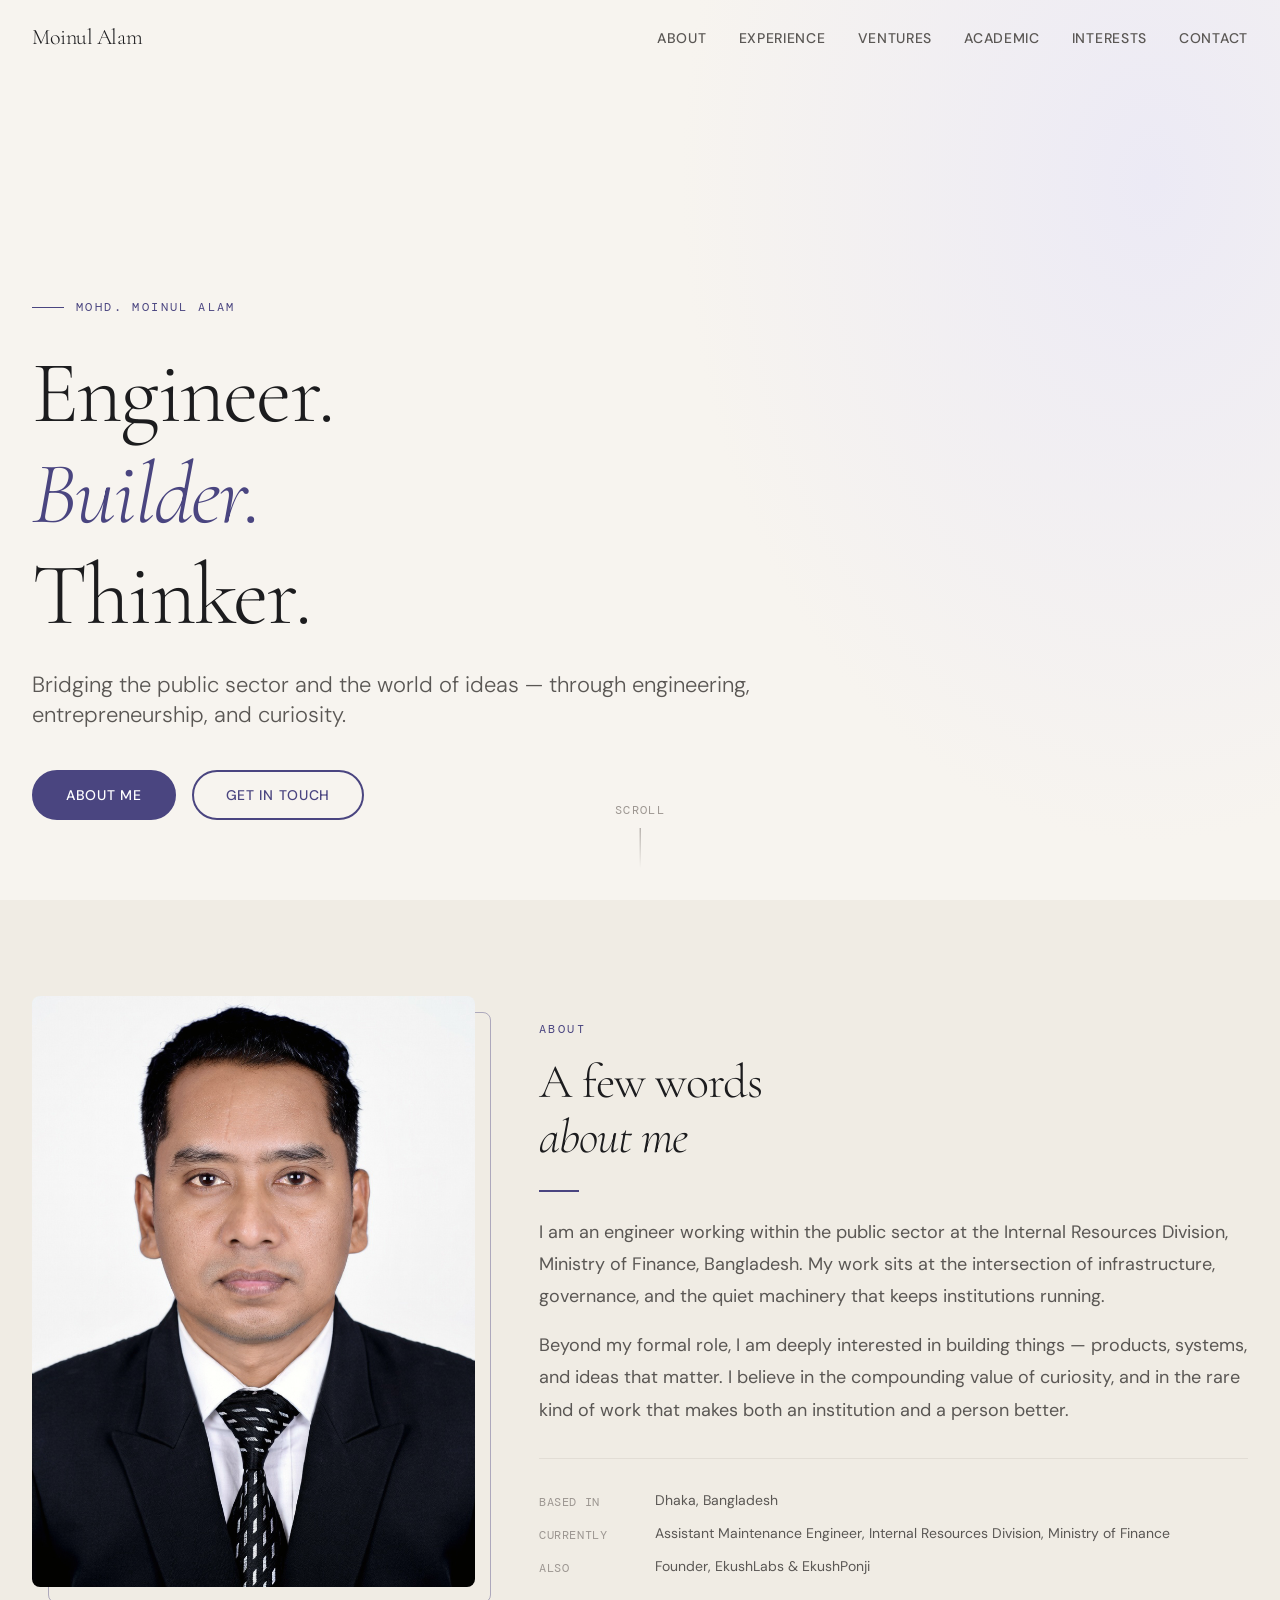
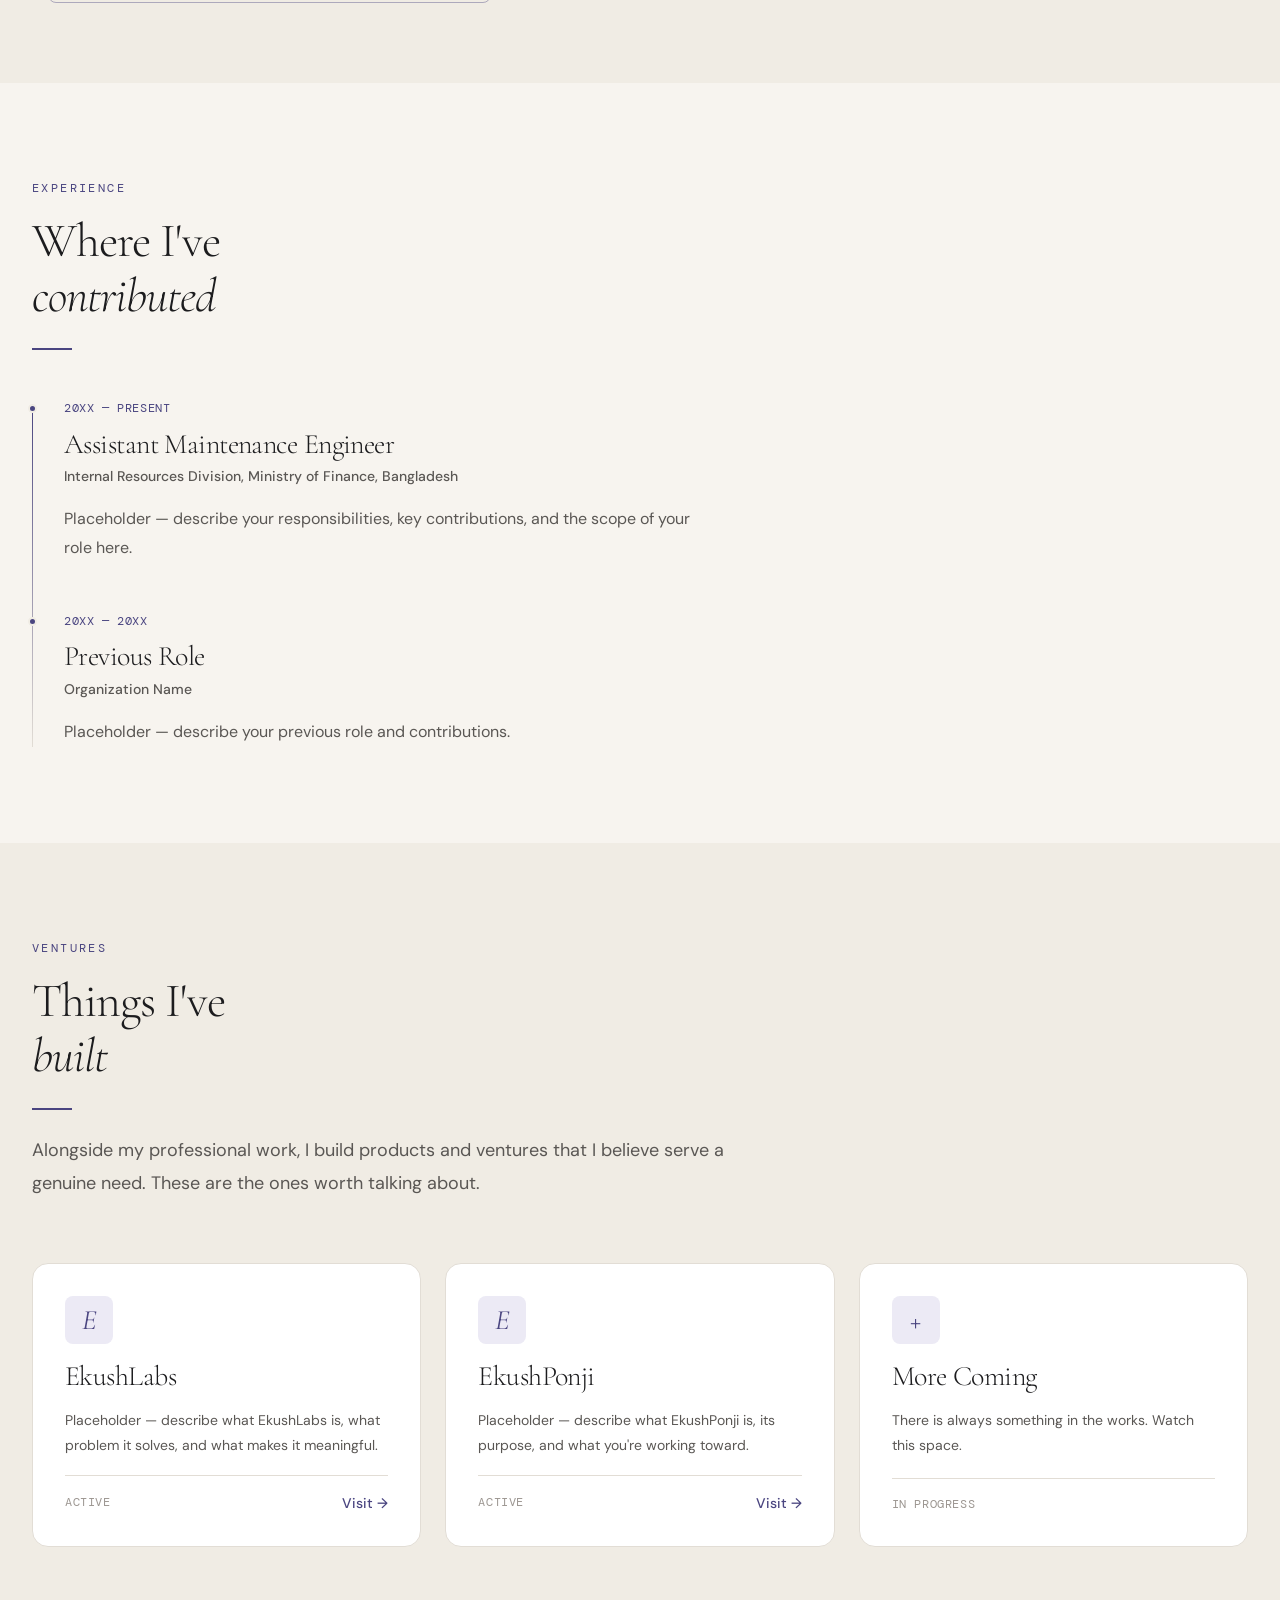
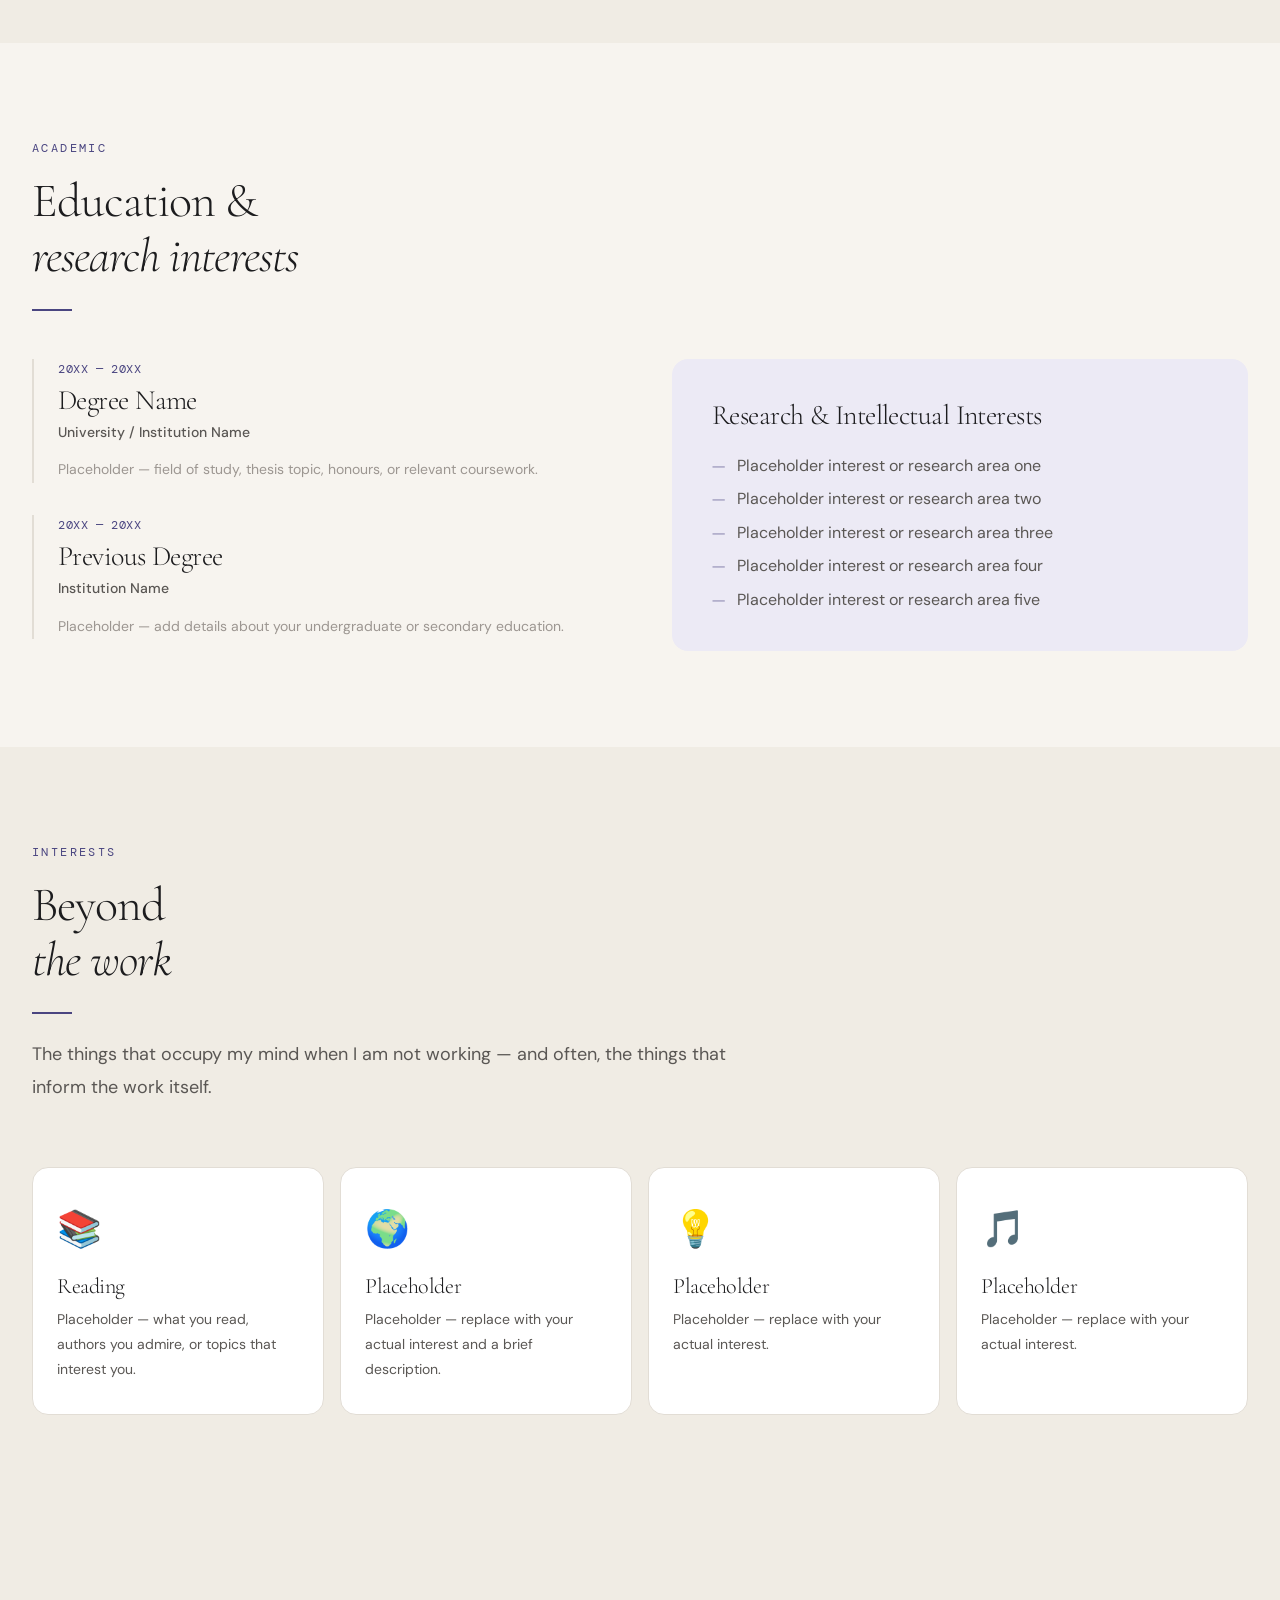
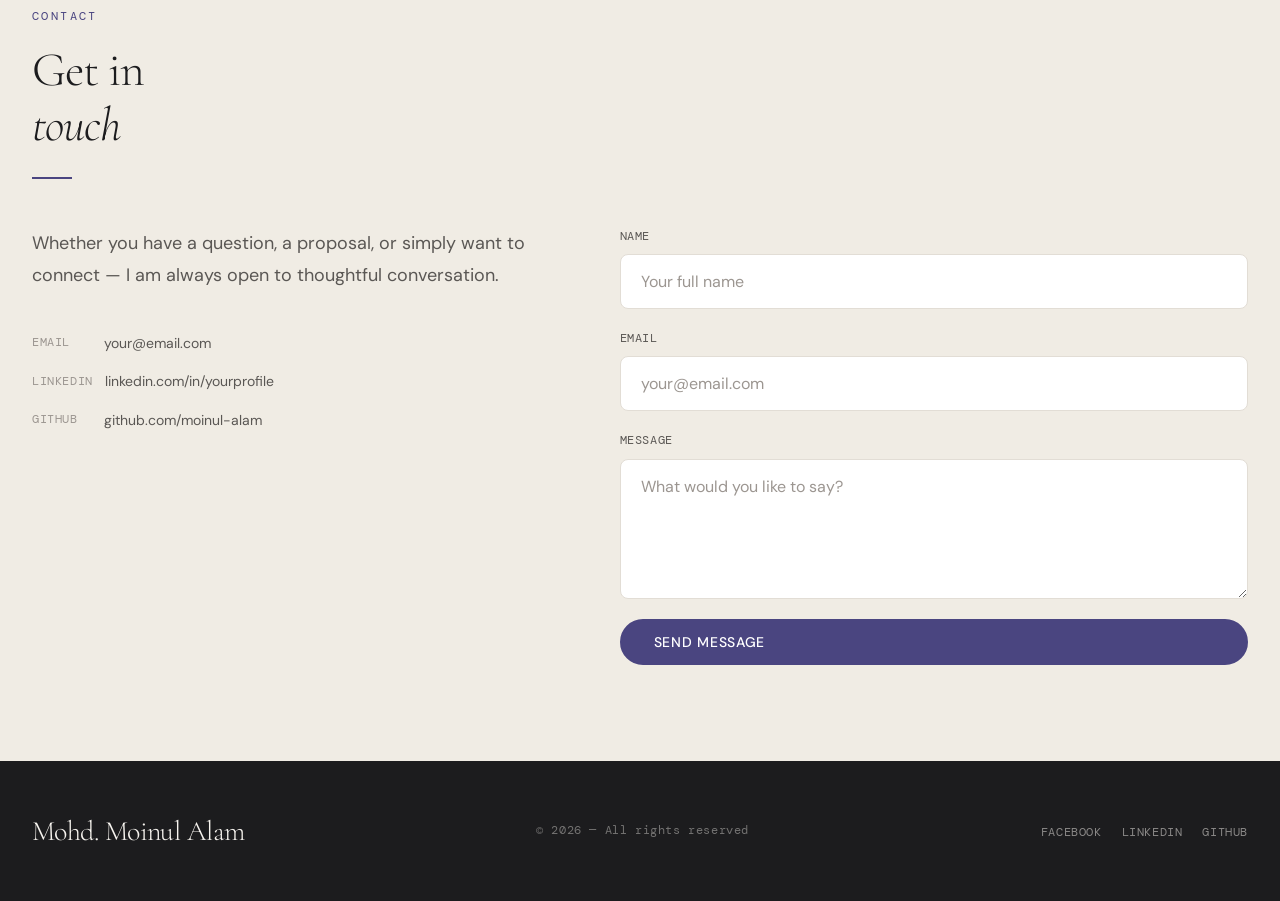
<file: index.html>
<!DOCTYPE html>
<html lang="en">

<head>
  <meta charset="UTF-8" />
  <meta name="viewport" content="width=device-width, initial-scale=1.0" />
  <meta name="description" content="Mohd. Moinul Alam — Engineer, builder, and thinker. Personal site." />
  <meta name="author" content="Mohd. Moinul Alam" />

  <!-- Open Graph -->
  <meta property="og:title" content="Mohd. Moinul Alam" />
  <meta property="og:description" content="Engineer, builder, and thinker." />
  <meta property="og:type" content="website" />
  <meta property="og:url" content="https://moinul-alam.github.io/" />

  <title>Mohd. Moinul Alam</title>

  <!-- Favicon placeholder -->
  <link rel="icon" href="/img/favicon.png" />

  <!-- CSS — order matters -->
  <link rel="stylesheet" href="/css/tokens.css" />
  <link rel="stylesheet" href="/css/styles.css" />
  <link rel="stylesheet" href="/css/components.css" />
</head>

<body>

  <!-- ======================================================
       NAVBAR — injected by nav.js
  ====================================================== -->
  <div id="navbar-placeholder"></div>


  <!-- ======================================================
       HERO
  ====================================================== -->
  <section id="hero" class="hero section">
    <div class="container hero__inner">

      <p class="hero__eyebrow">Mohd. Moinul Alam</p>

      <h1 class="hero__name">
        Engineer.<br />
        <em>Builder.</em><br />
        Thinker.
      </h1>

      <p class="hero__tagline">
        Bridging the public sector and the world of ideas —
        through engineering, entrepreneurship, and curiosity.
      </p>

      <div class="hero__cta">
        <a href="#about" class="btn btn--primary">About Me</a>
        <a href="#contact" class="btn btn--outline">Get in Touch</a>
      </div>

    </div>

    <span class="hero__scroll" aria-hidden="true">Scroll</span>
  </section>


  <!-- ======================================================
       ABOUT
  ====================================================== -->
  <section id="about" class="about section">
    <div class="container">

      <div class="about__grid">

        <!-- Left: Photo -->
        <div class="about__image-wrap reveal reveal--left">
          <!-- Replace with your actual photo -->
          <img
            src="/img/profile.jpg"
            alt="Mohd. Moinul Alam"
            class="about__image"
            loading="lazy"
          />
        </div>

        <!-- Right: Content -->
        <div class="about__content reveal">
          <span class="section__label">About</span>
          <h2 class="section__heading">A few words<br /><em>about me</em></h2>
          <hr class="divider" />

          <p class="about__bio">
            <!-- Replace with your actual bio -->
            I am an engineer working within the public sector at the Internal Resources Division,
            Ministry of Finance, Bangladesh. My work sits at the intersection of infrastructure,
            governance, and the quiet machinery that keeps institutions running.
          </p>
          <p class="about__bio">
            Beyond my formal role, I am deeply interested in building things — products, systems,
            and ideas that matter. I believe in the compounding value of curiosity, and in the rare
            kind of work that makes both an institution and a person better.
          </p>

          <!-- Meta details -->
          <div class="about__meta">
            <div class="about__meta-item">
              <span class="about__meta-label">Based in</span>
              <span class="about__meta-value">Dhaka, Bangladesh</span>
            </div>
            <div class="about__meta-item">
              <span class="about__meta-label">Currently</span>
              <span class="about__meta-value">
                Assistant Maintenance Engineer, Internal Resources Division, Ministry of Finance
              </span>
            </div>
            <div class="about__meta-item">
              <span class="about__meta-label">Also</span>
              <span class="about__meta-value">Founder, EkushLabs &amp; EkushPonji</span>
            </div>
          </div>
        </div>

      </div>
    </div>
  </section>


  <!-- ======================================================
       EXPERIENCE
  ====================================================== -->
  <section id="experience" class="experience section">
    <div class="container">

      <span class="section__label reveal">Experience</span>
      <h2 class="section__heading reveal">Where I've<br /><em>contributed</em></h2>
      <hr class="divider reveal" />

      <div class="experience__timeline reveal-group">

        <!-- Experience Item 1 -->
        <div class="experience__item reveal-item">
          <p class="experience__period">20XX — Present</p>
          <h3 class="experience__role">Assistant Maintenance Engineer</h3>
          <p class="experience__org">Internal Resources Division, Ministry of Finance, Bangladesh</p>
          <p class="experience__desc">
            <!-- Add description -->
            Placeholder — describe your responsibilities, key contributions,
            and the scope of your role here.
          </p>
        </div>

        <!-- Experience Item 2 — add more as needed -->
        <div class="experience__item reveal-item">
          <p class="experience__period">20XX — 20XX</p>
          <h3 class="experience__role">Previous Role</h3>
          <p class="experience__org">Organization Name</p>
          <p class="experience__desc">
            Placeholder — describe your previous role and contributions.
          </p>
        </div>

      </div>
    </div>
  </section>


  <!-- ======================================================
       VENTURES
  ====================================================== -->
  <section id="ventures" class="ventures section section--alt">
    <div class="container">

      <span class="section__label reveal">Ventures</span>
      <h2 class="section__heading reveal">Things I've<br /><em>built</em></h2>
      <hr class="divider reveal" />
      <p class="section__intro reveal">
        Alongside my professional work, I build products and ventures
        that I believe serve a genuine need. These are the ones worth talking about.
      </p>

      <div class="ventures__grid reveal-group">

        <!-- Venture: EkushLabs -->
        <div class="venture-card reveal-item">
          <div class="venture-card__icon">E</div>
          <h3 class="venture-card__name">EkushLabs</h3>
          <p class="venture-card__desc">
            Placeholder — describe what EkushLabs is, what problem it solves,
            and what makes it meaningful.
          </p>
          <div class="venture-card__footer">
            <span class="venture-card__status">Active</span>
            <a href="#" class="venture-card__link" target="_blank" rel="noopener noreferrer">
              Visit →
            </a>
          </div>
        </div>

        <!-- Venture: EkushPonji -->
        <div class="venture-card reveal-item">
          <div class="venture-card__icon">E</div>
          <h3 class="venture-card__name">EkushPonji</h3>
          <p class="venture-card__desc">
            Placeholder — describe what EkushPonji is, its purpose,
            and what you're working toward.
          </p>
          <div class="venture-card__footer">
            <span class="venture-card__status">Active</span>
            <a href="#" class="venture-card__link" target="_blank" rel="noopener noreferrer">
              Visit →
            </a>
          </div>
        </div>

        <!-- Venture: Placeholder 3 -->
        <div class="venture-card reveal-item">
          <div class="venture-card__icon">+</div>
          <h3 class="venture-card__name">More Coming</h3>
          <p class="venture-card__desc">
            There is always something in the works. Watch this space.
          </p>
          <div class="venture-card__footer">
            <span class="venture-card__status">In Progress</span>
          </div>
        </div>

      </div>
    </div>
  </section>


  <!-- ======================================================
       ACADEMIC
  ====================================================== -->
  <section id="academic" class="academic section">
    <div class="container">

      <span class="section__label reveal">Academic</span>
      <h2 class="section__heading reveal">Education &amp;<br /><em>research interests</em></h2>
      <hr class="divider reveal" />

      <div class="academic__grid">

        <!-- Left: Education Timeline -->
        <div class="academic__education reveal-group">

          <div class="edu-item reveal-item">
            <p class="edu-item__year">20XX — 20XX</p>
            <h3 class="edu-item__degree">Degree Name</h3>
            <p class="edu-item__institution">University / Institution Name</p>
            <p class="edu-item__detail">
              Placeholder — field of study, thesis topic, honours, or relevant coursework.
            </p>
          </div>

          <div class="edu-item reveal-item">
            <p class="edu-item__year">20XX — 20XX</p>
            <h3 class="edu-item__degree">Previous Degree</h3>
            <p class="edu-item__institution">Institution Name</p>
            <p class="edu-item__detail">
              Placeholder — add details about your undergraduate or secondary education.
            </p>
          </div>

        </div>

        <!-- Right: Research Interests -->
        <div class="academic__interests reveal">
          <h3 class="academic__interests-title">Research &amp; Intellectual Interests</h3>
          <ul class="interest-list">
            <li>Placeholder interest or research area one</li>
            <li>Placeholder interest or research area two</li>
            <li>Placeholder interest or research area three</li>
            <li>Placeholder interest or research area four</li>
            <li>Placeholder interest or research area five</li>
          </ul>
        </div>

      </div>
    </div>
  </section>


  <!-- ======================================================
       INTERESTS
  ====================================================== -->
  <section id="interests" class="interests section">
    <div class="container">

      <span class="section__label reveal">Interests</span>
      <h2 class="section__heading reveal">Beyond<br /><em>the work</em></h2>
      <hr class="divider reveal" />
      <p class="section__intro reveal">
        The things that occupy my mind when I am not working —
        and often, the things that inform the work itself.
      </p>

      <div class="interests__grid reveal-group">

        <div class="interest-card reveal-item">
          <span class="interest-card__icon" aria-hidden="true">📚</span>
          <h3 class="interest-card__title">Reading</h3>
          <p class="interest-card__desc">
            Placeholder — what you read, authors you admire, or topics that interest you.
          </p>
        </div>

        <div class="interest-card reveal-item">
          <span class="interest-card__icon" aria-hidden="true">🌍</span>
          <h3 class="interest-card__title">Placeholder</h3>
          <p class="interest-card__desc">
            Placeholder — replace with your actual interest and a brief description.
          </p>
        </div>

        <div class="interest-card reveal-item">
          <span class="interest-card__icon" aria-hidden="true">💡</span>
          <h3 class="interest-card__title">Placeholder</h3>
          <p class="interest-card__desc">
            Placeholder — replace with your actual interest.
          </p>
        </div>

        <div class="interest-card reveal-item">
          <span class="interest-card__icon" aria-hidden="true">🎵</span>
          <h3 class="interest-card__title">Placeholder</h3>
          <p class="interest-card__desc">
            Placeholder — replace with your actual interest.
          </p>
        </div>

      </div>
    </div>
  </section>


  <!-- ======================================================
       CONTACT
  ====================================================== -->
  <section id="contact" class="contact section section--alt">
    <div class="container">

      <span class="section__label reveal">Contact</span>
      <h2 class="section__heading reveal">Get in<br /><em>touch</em></h2>
      <hr class="divider reveal" />

      <div class="contact__inner">

        <!-- Left: Info -->
        <div class="contact__info reveal--left reveal">
          <p class="contact__info-text">
            Whether you have a question, a proposal, or simply want to connect —
            I am always open to thoughtful conversation.
          </p>

          <div class="contact__links">
            <a href="mailto:your@email.com" class="contact__link">
              <span class="contact__link-label">Email</span>
              your@email.com <!-- Replace -->
            </a>
            <a href="https://www.linkedin.com/in/yourprofile" class="contact__link" target="_blank" rel="noopener noreferrer">
              <span class="contact__link-label">LinkedIn</span>
              linkedin.com/in/yourprofile <!-- Replace -->
            </a>
            <a href="https://github.com/moinul-alam" class="contact__link" target="_blank" rel="noopener noreferrer">
              <span class="contact__link-label">GitHub</span>
              github.com/moinul-alam
            </a>
          </div>
        </div>

        <!-- Right: Form -->
        <div class="reveal">
          <form id="contact-form" class="contact__form" novalidate>

            <div class="form-group">
              <label class="form-label" for="contact-name">Name</label>
              <input
                id="contact-name"
                class="form-input"
                type="text"
                name="name"
                placeholder="Your full name"
                autocomplete="name"
                required
              />
            </div>

            <div class="form-group">
              <label class="form-label" for="contact-email">Email</label>
              <input
                id="contact-email"
                class="form-input"
                type="email"
                name="email"
                placeholder="your@email.com"
                autocomplete="email"
                required
              />
            </div>

            <div class="form-group">
              <label class="form-label" for="contact-message">Message</label>
              <textarea
                id="contact-message"
                class="form-textarea"
                name="message"
                placeholder="What would you like to say?"
                required
              ></textarea>
            </div>

            <div id="form-status" class="form-status" role="alert" aria-live="polite"></div>

            <button type="submit" class="btn btn--primary">Send Message</button>

          </form>
        </div>

      </div>
    </div>
  </section>


  <!-- ======================================================
       FOOTER — injected by components.js
  ====================================================== -->
  <div id="footer-placeholder"></div>


  <!-- ======================================================
       SCRIPTS — order matters
  ====================================================== -->
  <script src="/js/nav.js"></script>
  <script src="/js/components.js"></script>
  <script src="/js/main.js"></script>

</body>
</html>
</file>
<file: css/tokens.css>
/* ============================================================
   tokens.css — Design Token System
   All visual variables live here. Change palette, type, or
   spacing by editing this file only.
   ============================================================ */

:root {

  /* ----------------------------------------------------------
     COLOR PALETTE
  ---------------------------------------------------------- */

  /* Base */
  --color-bg:           #F7F4EF;   /* warm cream — primary background */
  --color-bg-alt:       #F0ECE4;   /* slightly deeper cream — section alternates */
  --color-surface:      #FFFFFF;   /* pure white — cards, elevated surfaces */
  --color-border:       #E2DDD5;   /* soft warm border */

  /* Ink */
  --color-ink:          #1C1C1E;   /* near-black — primary text */
  --color-ink-muted:    #5A5754;   /* muted warm gray — secondary text */
  --color-ink-subtle:   #9C9691;   /* subtle — captions, meta */

  /* Accent — Dusty Indigo */
  --color-accent:       #4A4580;   /* primary accent */
  --color-accent-light: #6D67A8;   /* lighter tint — hover states */
  --color-accent-dim:   #ECEAF5;   /* very light tint — backgrounds, tags */
  --color-accent-dark:  #312E5C;   /* deep — active states */

  /* Utility */
  --color-white:        #FFFFFF;
  --color-black:        #000000;


  /* ----------------------------------------------------------
     TYPOGRAPHY
  ---------------------------------------------------------- */

  /* Font Families */
  --font-display:   'Cormorant Garamond', Georgia, serif;   /* headings — editorial, elegant */
  --font-body:      'DM Sans', 'Helvetica Neue', sans-serif; /* body — clean, readable */
  --font-mono:      'DM Mono', 'Courier New', monospace;    /* code, labels, meta */

  /* Font Sizes — fluid scale */
  --text-xs:    0.75rem;    /* 12px */
  --text-sm:    0.875rem;   /* 14px */
  --text-base:  1rem;       /* 16px */
  --text-md:    1.125rem;   /* 18px */
  --text-lg:    1.375rem;   /* 22px */
  --text-xl:    1.75rem;    /* 28px */
  --text-2xl:   2.25rem;    /* 36px */
  --text-3xl:   3rem;       /* 48px */
  --text-4xl:   4rem;       /* 64px */
  --text-5xl:   5.5rem;     /* 88px */

  /* Font Weights */
  --weight-light:   300;
  --weight-regular: 400;
  --weight-medium:  500;
  --weight-semi:    600;
  --weight-bold:    700;

  /* Line Heights */
  --leading-tight:  1.15;
  --leading-snug:   1.35;
  --leading-normal: 1.6;
  --leading-loose:  1.8;

  /* Letter Spacing */
  --tracking-tight:  -0.02em;
  --tracking-normal:  0em;
  --tracking-wide:    0.05em;
  --tracking-wider:   0.12em;
  --tracking-widest:  0.2em;


  /* ----------------------------------------------------------
     SPACING SCALE
  ---------------------------------------------------------- */

  --space-1:    0.25rem;   /*  4px */
  --space-2:    0.5rem;    /*  8px */
  --space-3:    0.75rem;   /* 12px */
  --space-4:    1rem;      /* 16px */
  --space-5:    1.25rem;   /* 20px */
  --space-6:    1.5rem;    /* 24px */
  --space-8:    2rem;      /* 32px */
  --space-10:   2.5rem;    /* 40px */
  --space-12:   3rem;      /* 48px */
  --space-16:   4rem;      /* 64px */
  --space-20:   5rem;      /* 80px */
  --space-24:   6rem;      /* 96px */
  --space-32:   8rem;      /* 128px */


  /* ----------------------------------------------------------
     LAYOUT
  ---------------------------------------------------------- */

  --container-sm:   640px;
  --container-md:   768px;
  --container-lg:   1024px;
  --container-xl:   1280px;
  --container-2xl:  1440px;

  --section-padding-y:  var(--space-24);
  --section-padding-x:  var(--space-8);


  /* ----------------------------------------------------------
     BORDERS & RADIUS
  ---------------------------------------------------------- */

  --radius-sm:    4px;
  --radius-md:    8px;
  --radius-lg:    16px;
  --radius-xl:    24px;
  --radius-full:  9999px;

  --border-width:       1px;
  --border-width-thick: 2px;


  /* ----------------------------------------------------------
     SHADOWS
  ---------------------------------------------------------- */

  --shadow-sm:   0 1px 3px rgba(28, 28, 30, 0.06), 0 1px 2px rgba(28, 28, 30, 0.04);
  --shadow-md:   0 4px 16px rgba(28, 28, 30, 0.08), 0 2px 6px rgba(28, 28, 30, 0.05);
  --shadow-lg:   0 12px 40px rgba(28, 28, 30, 0.10), 0 4px 12px rgba(28, 28, 30, 0.06);
  --shadow-accent: 0 4px 20px rgba(74, 69, 128, 0.15);


  /* ----------------------------------------------------------
     TRANSITIONS
  ---------------------------------------------------------- */

  --transition-fast:    150ms ease;
  --transition-base:    250ms ease;
  --transition-slow:    400ms ease;
  --transition-spring:  400ms cubic-bezier(0.34, 1.56, 0.64, 1);


  /* ----------------------------------------------------------
     Z-INDEX SCALE
  ---------------------------------------------------------- */

  --z-below:    -1;
  --z-base:      0;
  --z-raised:   10;
  --z-dropdown: 100;
  --z-sticky:   200;
  --z-overlay:  300;
  --z-modal:    400;
  --z-toast:    500;

}
</file>
<file: css/styles.css>
/* ============================================================
   styles.css — Base Reset, Global Styles & Typography
   Depends on: tokens.css (must be loaded first)
   ============================================================ */

/* ----------------------------------------------------------
   GOOGLE FONTS IMPORT
---------------------------------------------------------- */

@import url('https://fonts.googleapis.com/css2?family=Cormorant+Garamond:ital,wght@0,300;0,400;0,600;1,300;1,400&family=DM+Sans:wght@300;400;500&family=DM+Mono:wght@400&display=swap');


/* ----------------------------------------------------------
   RESET
---------------------------------------------------------- */

*, *::before, *::after {
  box-sizing: border-box;
  margin: 0;
  padding: 0;
}

html {
  scroll-behavior: smooth;
  font-size: 16px;
  -webkit-text-size-adjust: 100%;
}

body {
  font-family: var(--font-body);
  font-size: var(--text-base);
  font-weight: var(--weight-regular);
  line-height: var(--leading-normal);
  color: var(--color-ink);
  background-color: var(--color-bg);
  -webkit-font-smoothing: antialiased;
  -moz-osx-font-smoothing: grayscale;
  overflow-x: hidden;
}

img, video {
  max-width: 100%;
  display: block;
}

a {
  color: inherit;
  text-decoration: none;
}

ul, ol {
  list-style: none;
}

button {
  cursor: pointer;
  border: none;
  background: none;
  font-family: inherit;
}

input, textarea {
  font-family: inherit;
  font-size: inherit;
}

::selection {
  background-color: var(--color-accent-dim);
  color: var(--color-accent-dark);
}


/* ----------------------------------------------------------
   GLOBAL TYPOGRAPHY
---------------------------------------------------------- */

h1, h2, h3, h4, h5, h6 {
  font-family: var(--font-display);
  font-weight: var(--weight-light);
  line-height: var(--leading-tight);
  letter-spacing: var(--tracking-tight);
  color: var(--color-ink);
}

h1 { font-size: var(--text-5xl); }
h2 { font-size: var(--text-3xl); }
h3 { font-size: var(--text-2xl); }
h4 { font-size: var(--text-xl); }
h5 { font-size: var(--text-lg); }
h6 { font-size: var(--text-md); }

p {
  font-size: var(--text-md);
  line-height: var(--leading-loose);
  color: var(--color-ink-muted);
  max-width: 65ch;
}

strong {
  font-weight: var(--weight-medium);
  color: var(--color-ink);
}

em {
  font-family: var(--font-display);
  font-style: italic;
}


/* ----------------------------------------------------------
   LAYOUT UTILITIES
---------------------------------------------------------- */

.container {
  width: 100%;
  max-width: var(--container-xl);
  margin-inline: auto;
  padding-inline: var(--space-8);
}

.container--narrow {
  max-width: var(--container-md);
}

.container--wide {
  max-width: var(--container-2xl);
}

.section {
  padding-block: var(--section-padding-y);
}

.section--alt {
  background-color: var(--color-bg-alt);
}

.section__label {
  font-family: var(--font-mono);
  font-size: var(--text-xs);
  font-weight: var(--weight-regular);
  letter-spacing: var(--tracking-widest);
  text-transform: uppercase;
  color: var(--color-accent);
  margin-bottom: var(--space-4);
  display: block;
}

.section__heading {
  font-size: var(--text-3xl);
  margin-bottom: var(--space-6);
}

.section__intro {
  font-size: var(--text-md);
  color: var(--color-ink-muted);
  line-height: var(--leading-loose);
  max-width: 60ch;
  margin-bottom: var(--space-16);
}


/* ----------------------------------------------------------
   DIVIDER
---------------------------------------------------------- */

.divider {
  width: 40px;
  height: 2px;
  background-color: var(--color-accent);
  margin-block: var(--space-6);
  border: none;
}


/* ----------------------------------------------------------
   TAG / BADGE
---------------------------------------------------------- */

.tag {
  display: inline-block;
  font-family: var(--font-mono);
  font-size: var(--text-xs);
  letter-spacing: var(--tracking-wide);
  text-transform: uppercase;
  color: var(--color-accent);
  background-color: var(--color-accent-dim);
  padding: var(--space-1) var(--space-3);
  border-radius: var(--radius-full);
}


/* ----------------------------------------------------------
   BUTTON
---------------------------------------------------------- */

.btn {
  display: inline-flex;
  align-items: center;
  gap: var(--space-2);
  font-family: var(--font-body);
  font-size: var(--text-sm);
  font-weight: var(--weight-medium);
  letter-spacing: var(--tracking-wide);
  text-transform: uppercase;
  padding: var(--space-3) var(--space-8);
  border-radius: var(--radius-full);
  transition: all var(--transition-base);
  cursor: pointer;
}

.btn--primary {
  background-color: var(--color-accent);
  color: var(--color-white);
  border: var(--border-width-thick) solid var(--color-accent);
}

.btn--primary:hover {
  background-color: var(--color-accent-dark);
  border-color: var(--color-accent-dark);
  transform: translateY(-1px);
  box-shadow: var(--shadow-accent);
}

.btn--outline {
  background-color: transparent;
  color: var(--color-accent);
  border: var(--border-width-thick) solid var(--color-accent);
}

.btn--outline:hover {
  background-color: var(--color-accent);
  color: var(--color-white);
  transform: translateY(-1px);
}


/* ----------------------------------------------------------
   SCROLL REVEAL ANIMATION BASE
   (classes toggled by main.js on scroll)
---------------------------------------------------------- */

.reveal {
  opacity: 0;
  transform: translateY(24px);
  transition: opacity var(--transition-slow), transform var(--transition-slow);
}

.reveal.visible {
  opacity: 1;
  transform: translateY(0);
}

.reveal--left {
  transform: translateX(-24px);
}

.reveal--left.visible {
  transform: translateX(0);
}

.reveal--right {
  transform: translateX(24px);
}

.reveal--right.visible {
  transform: translateX(0);
}


/* ----------------------------------------------------------
   RESPONSIVE BREAKPOINTS
   (Mobile-first approach)
---------------------------------------------------------- */

/* sm: 640px */
@media (max-width: 640px) {
  h1 { font-size: var(--text-3xl); }
  h2 { font-size: var(--text-2xl); }
  h3 { font-size: var(--text-xl); }

  .container {
    padding-inline: var(--space-5);
  }

  .section {
    padding-block: var(--space-16);
  }
}

/* md: 768px */
@media (max-width: 768px) {
  h1 { font-size: var(--text-4xl); }
}
</file>
<file: css/components.css>
/* ============================================================
   components.css — Section & Component Styles
   Depends on: tokens.css, styles.css (must be loaded before)
   ============================================================ */


/* ----------------------------------------------------------
   NAVBAR
---------------------------------------------------------- */

.navbar {
  position: fixed;
  top: 0;
  left: 0;
  right: 0;
  z-index: var(--z-sticky);
  padding-block: var(--space-5);
  transition: background-color var(--transition-base),
              box-shadow var(--transition-base),
              padding var(--transition-base);
}

.navbar.scrolled {
  background-color: rgba(247, 244, 239, 0.92);
  backdrop-filter: blur(12px);
  -webkit-backdrop-filter: blur(12px);
  box-shadow: var(--shadow-sm);
  padding-block: var(--space-3);
}

.navbar__inner {
  display: flex;
  align-items: center;
  justify-content: space-between;
  max-width: var(--container-xl);
  margin-inline: auto;
  padding-inline: var(--space-8);
}

.navbar__logo {
  font-family: var(--font-display);
  font-size: var(--text-lg);
  font-weight: var(--weight-light);
  letter-spacing: var(--tracking-tight);
  color: var(--color-ink);
  text-decoration: none;
}

.navbar__logo span {
  color: var(--color-accent);
}

.navbar__links {
  display: flex;
  align-items: center;
  gap: var(--space-8);
  list-style: none;
}

.navbar__links a {
  font-family: var(--font-body);
  font-size: var(--text-sm);
  font-weight: var(--weight-medium);
  letter-spacing: var(--tracking-wide);
  text-transform: uppercase;
  color: var(--color-ink-muted);
  text-decoration: none;
  position: relative;
  transition: color var(--transition-fast);
}

.navbar__links a::after {
  content: '';
  position: absolute;
  bottom: -3px;
  left: 0;
  width: 0;
  height: 1px;
  background-color: var(--color-accent);
  transition: width var(--transition-base);
}

.navbar__links a:hover,
.navbar__links a.active {
  color: var(--color-accent);
}

.navbar__links a:hover::after,
.navbar__links a.active::after {
  width: 100%;
}

/* Mobile hamburger */
.navbar__toggle {
  display: none;
  flex-direction: column;
  gap: 5px;
  cursor: pointer;
  padding: var(--space-2);
}

.navbar__toggle span {
  display: block;
  width: 24px;
  height: 1.5px;
  background-color: var(--color-ink);
  transition: all var(--transition-base);
}

.navbar__toggle.open span:nth-child(1) {
  transform: translateY(6.5px) rotate(45deg);
}

.navbar__toggle.open span:nth-child(2) {
  opacity: 0;
}

.navbar__toggle.open span:nth-child(3) {
  transform: translateY(-6.5px) rotate(-45deg);
}

@media (max-width: 768px) {
  .navbar__toggle {
    display: flex;
  }

  .navbar__links {
    position: fixed;
    top: 0;
    right: -100%;
    width: 75vw;
    max-width: 320px;
    height: 100vh;
    background-color: var(--color-bg);
    flex-direction: column;
    justify-content: center;
    align-items: flex-start;
    padding: var(--space-16) var(--space-10);
    gap: var(--space-8);
    box-shadow: var(--shadow-lg);
    transition: right var(--transition-slow);
    z-index: var(--z-overlay);
  }

  .navbar__links.open {
    right: 0;
  }

  .navbar__links a {
    font-size: var(--text-md);
  }
}


/* ----------------------------------------------------------
   HERO
---------------------------------------------------------- */

.hero {
  min-height: 100vh;
  display: flex;
  align-items: flex-end;
  padding-bottom: var(--space-20);
  padding-top: var(--space-32);
  position: relative;
  overflow: hidden;
}

.hero::before {
  content: '';
  position: absolute;
  top: 0;
  right: 0;
  width: 50%;
  height: 100%;
  background: radial-gradient(ellipse at 80% 20%, var(--color-accent-dim) 0%, transparent 65%);
  pointer-events: none;
}

.hero__inner {
  position: relative;
  z-index: var(--z-raised);
}

.hero__eyebrow {
  font-family: var(--font-mono);
  font-size: var(--text-xs);
  letter-spacing: var(--tracking-widest);
  text-transform: uppercase;
  color: var(--color-accent);
  margin-bottom: var(--space-6);
  display: flex;
  align-items: center;
  gap: var(--space-3);
}

.hero__eyebrow::before {
  content: '';
  display: block;
  width: 32px;
  height: 1px;
  background-color: var(--color-accent);
}

.hero__name {
  font-family: var(--font-display);
  font-size: clamp(var(--text-3xl), 8vw, var(--text-5xl));
  font-weight: var(--weight-light);
  line-height: var(--leading-tight);
  letter-spacing: var(--tracking-tight);
  color: var(--color-ink);
  margin-bottom: var(--space-6);
}

.hero__name em {
  font-style: italic;
  color: var(--color-accent);
}

.hero__tagline {
  font-size: var(--text-lg);
  font-weight: var(--weight-light);
  color: var(--color-ink-muted);
  line-height: var(--leading-snug);
  max-width: 52ch;
  margin-bottom: var(--space-10);
}

.hero__cta {
  display: flex;
  align-items: center;
  gap: var(--space-4);
  flex-wrap: wrap;
}

.hero__scroll {
  position: absolute;
  bottom: var(--space-8);
  left: 50%;
  transform: translateX(-50%);
  display: flex;
  flex-direction: column;
  align-items: center;
  gap: var(--space-2);
  font-family: var(--font-mono);
  font-size: var(--text-xs);
  letter-spacing: var(--tracking-wider);
  text-transform: uppercase;
  color: var(--color-ink-subtle);
  animation: scrollBounce 2s ease-in-out infinite;
}

.hero__scroll::after {
  content: '';
  display: block;
  width: 1px;
  height: 40px;
  background: linear-gradient(to bottom, var(--color-ink-subtle), transparent);
}

@keyframes scrollBounce {
  0%, 100% { transform: translateX(-50%) translateY(0); }
  50%       { transform: translateX(-50%) translateY(6px); }
}

@media (max-width: 640px) {
  .hero {
    padding-bottom: var(--space-16);
  }

  .hero__cta {
    flex-direction: column;
    align-items: flex-start;
  }
}


/* ----------------------------------------------------------
   ABOUT
---------------------------------------------------------- */

.about {
  background-color: var(--color-bg-alt);
}

.about__grid {
  display: grid;
  grid-template-columns: 1fr 1.6fr;
  gap: var(--space-16);
  align-items: start;
}

.about__image-wrap {
  position: relative;
}

.about__image {
  width: 100%;
  aspect-ratio: 3/4;
  object-fit: cover;
  border-radius: var(--radius-md);
  filter: grayscale(15%);
  transition: filter var(--transition-slow);
}

.about__image:hover {
  filter: grayscale(0%);
}

.about__image-wrap::before {
  content: '';
  position: absolute;
  top: var(--space-4);
  left: var(--space-4);
  right: calc(var(--space-4) * -1);
  bottom: calc(var(--space-4) * -1);
  border: 1px solid var(--color-accent);
  border-radius: var(--radius-md);
  z-index: var(--z-below);
  opacity: 0.4;
}

.about__content {
  padding-top: var(--space-6);
}

.about__bio {
  font-size: var(--text-md);
  line-height: var(--leading-loose);
  color: var(--color-ink-muted);
  margin-bottom: var(--space-6);
}

.about__bio + .about__bio {
  margin-top: calc(var(--space-6) * -1 + var(--space-4));
}

.about__meta {
  display: flex;
  flex-direction: column;
  gap: var(--space-3);
  margin-top: var(--space-8);
  padding-top: var(--space-8);
  border-top: var(--border-width) solid var(--color-border);
}

.about__meta-item {
  display: flex;
  gap: var(--space-4);
  font-size: var(--text-sm);
}

.about__meta-label {
  font-family: var(--font-mono);
  font-size: var(--text-xs);
  letter-spacing: var(--tracking-wide);
  text-transform: uppercase;
  color: var(--color-ink-subtle);
  min-width: 100px;
  padding-top: 2px;
}

.about__meta-value {
  color: var(--color-ink-muted);
  line-height: var(--leading-snug);
}

@media (max-width: 768px) {
  .about__grid {
    grid-template-columns: 1fr;
    gap: var(--space-10);
  }

  .about__image-wrap {
    max-width: 320px;
  }
}


/* ----------------------------------------------------------
   EXPERIENCE
---------------------------------------------------------- */

.experience__timeline {
  position: relative;
  padding-left: var(--space-8);
  margin-top: var(--space-12);
}

.experience__timeline::before {
  content: '';
  position: absolute;
  left: 0;
  top: 6px;
  bottom: 0;
  width: 1px;
  background: linear-gradient(to bottom, var(--color-accent), var(--color-border));
}

.experience__item {
  position: relative;
  padding-bottom: var(--space-12);
}

.experience__item:last-child {
  padding-bottom: 0;
}

.experience__item::before {
  content: '';
  position: absolute;
  left: calc(var(--space-8) * -1);
  top: 6px;
  width: 9px;
  height: 9px;
  border-radius: var(--radius-full);
  background-color: var(--color-accent);
  border: 2px solid var(--color-bg-alt);
  transform: translateX(-4px);
}

.experience__period {
  font-family: var(--font-mono);
  font-size: var(--text-xs);
  letter-spacing: var(--tracking-wide);
  text-transform: uppercase;
  color: var(--color-accent);
  margin-bottom: var(--space-2);
}

.experience__role {
  font-family: var(--font-display);
  font-size: var(--text-xl);
  font-weight: var(--weight-light);
  color: var(--color-ink);
  margin-bottom: var(--space-1);
}

.experience__org {
  font-size: var(--text-sm);
  font-weight: var(--weight-medium);
  color: var(--color-ink-muted);
  margin-bottom: var(--space-4);
}

.experience__desc {
  font-size: var(--text-base);
  line-height: var(--leading-loose);
  color: var(--color-ink-muted);
  max-width: 58ch;
}


/* ----------------------------------------------------------
   VENTURES
---------------------------------------------------------- */

.ventures {
  background-color: var(--color-bg-alt);
}

.ventures__grid {
  display: grid;
  grid-template-columns: repeat(auto-fill, minmax(300px, 1fr));
  gap: var(--space-6);
  margin-top: var(--space-12);
}

.venture-card {
  background-color: var(--color-surface);
  border: var(--border-width) solid var(--color-border);
  border-radius: var(--radius-lg);
  padding: var(--space-8);
  display: flex;
  flex-direction: column;
  gap: var(--space-4);
  transition: transform var(--transition-base),
              box-shadow var(--transition-base),
              border-color var(--transition-base);
}

.venture-card:hover {
  transform: translateY(-4px);
  box-shadow: var(--shadow-md);
  border-color: var(--color-accent);
}

.venture-card__icon {
  width: 48px;
  height: 48px;
  background-color: var(--color-accent-dim);
  border-radius: var(--radius-md);
  display: flex;
  align-items: center;
  justify-content: center;
  font-family: var(--font-display);
  font-size: var(--text-xl);
  color: var(--color-accent);
  font-style: italic;
}

.venture-card__name {
  font-family: var(--font-display);
  font-size: var(--text-xl);
  font-weight: var(--weight-light);
  color: var(--color-ink);
}

.venture-card__desc {
  font-size: var(--text-sm);
  line-height: var(--leading-loose);
  color: var(--color-ink-muted);
  flex: 1;
}

.venture-card__footer {
  display: flex;
  align-items: center;
  justify-content: space-between;
  padding-top: var(--space-4);
  border-top: var(--border-width) solid var(--color-border);
  margin-top: auto;
}

.venture-card__status {
  font-family: var(--font-mono);
  font-size: var(--text-xs);
  letter-spacing: var(--tracking-wide);
  text-transform: uppercase;
  color: var(--color-ink-subtle);
}

.venture-card__link {
  font-size: var(--text-sm);
  font-weight: var(--weight-medium);
  color: var(--color-accent);
  display: flex;
  align-items: center;
  gap: var(--space-1);
  transition: gap var(--transition-fast);
}

.venture-card__link:hover {
  gap: var(--space-2);
}


/* ----------------------------------------------------------
   ACADEMIC
---------------------------------------------------------- */

.academic__grid {
  display: grid;
  grid-template-columns: 1fr 1fr;
  gap: var(--space-16);
  margin-top: var(--space-12);
  align-items: start;
}

.academic__education {
  display: flex;
  flex-direction: column;
  gap: var(--space-8);
}

.edu-item {
  padding-left: var(--space-6);
  border-left: 2px solid var(--color-border);
  transition: border-color var(--transition-base);
}

.edu-item:hover {
  border-color: var(--color-accent);
}

.edu-item__year {
  font-family: var(--font-mono);
  font-size: var(--text-xs);
  letter-spacing: var(--tracking-wide);
  text-transform: uppercase;
  color: var(--color-accent);
  margin-bottom: var(--space-1);
}

.edu-item__degree {
  font-family: var(--font-display);
  font-size: var(--text-xl);
  font-weight: var(--weight-light);
  color: var(--color-ink);
  margin-bottom: var(--space-1);
}

.edu-item__institution {
  font-size: var(--text-sm);
  font-weight: var(--weight-medium);
  color: var(--color-ink-muted);
  margin-bottom: var(--space-3);
}

.edu-item__detail {
  font-size: var(--text-sm);
  line-height: var(--leading-loose);
  color: var(--color-ink-subtle);
}

.academic__interests {
  padding: var(--space-10);
  background-color: var(--color-accent-dim);
  border-radius: var(--radius-lg);
}

.academic__interests-title {
  font-family: var(--font-display);
  font-size: var(--text-xl);
  font-weight: var(--weight-light);
  color: var(--color-ink);
  margin-bottom: var(--space-6);
}

.interest-list {
  display: flex;
  flex-direction: column;
  gap: var(--space-3);
  list-style: none;
}

.interest-list li {
  display: flex;
  align-items: flex-start;
  gap: var(--space-3);
  font-size: var(--text-base);
  color: var(--color-ink-muted);
  line-height: var(--leading-snug);
}

.interest-list li::before {
  content: '—';
  color: var(--color-accent);
  font-family: var(--font-display);
  flex-shrink: 0;
}

@media (max-width: 768px) {
  .academic__grid {
    grid-template-columns: 1fr;
    gap: var(--space-10);
  }
}


/* ----------------------------------------------------------
   INTERESTS
---------------------------------------------------------- */

.interests {
  background-color: var(--color-bg-alt);
}

.interests__grid {
  display: grid;
  grid-template-columns: repeat(auto-fill, minmax(240px, 1fr));
  gap: var(--space-4);
  margin-top: var(--space-12);
}

.interest-card {
  padding: var(--space-8) var(--space-6);
  border: var(--border-width) solid var(--color-border);
  border-radius: var(--radius-lg);
  background-color: var(--color-surface);
  transition: transform var(--transition-base),
              border-color var(--transition-base);
}

.interest-card:hover {
  transform: translateY(-3px);
  border-color: var(--color-accent);
}

.interest-card__icon {
  font-size: var(--text-2xl);
  margin-bottom: var(--space-4);
  display: block;
}

.interest-card__title {
  font-family: var(--font-display);
  font-size: var(--text-lg);
  font-weight: var(--weight-light);
  color: var(--color-ink);
  margin-bottom: var(--space-2);
}

.interest-card__desc {
  font-size: var(--text-sm);
  line-height: var(--leading-loose);
  color: var(--color-ink-muted);
}


/* ----------------------------------------------------------
   CONTACT
---------------------------------------------------------- */

.contact__inner {
  display: grid;
  grid-template-columns: 1fr 1.2fr;
  gap: var(--space-16);
  align-items: start;
  margin-top: var(--space-12);
}

.contact__info {
  display: flex;
  flex-direction: column;
  gap: var(--space-6);
}

.contact__info-text {
  font-size: var(--text-md);
  line-height: var(--leading-loose);
  color: var(--color-ink-muted);
}

.contact__links {
  display: flex;
  flex-direction: column;
  gap: var(--space-4);
  margin-top: var(--space-4);
}

.contact__link {
  display: flex;
  align-items: center;
  gap: var(--space-3);
  font-size: var(--text-sm);
  color: var(--color-ink-muted);
  text-decoration: none;
  transition: color var(--transition-fast);
}

.contact__link:hover {
  color: var(--color-accent);
}

.contact__link-label {
  font-family: var(--font-mono);
  font-size: var(--text-xs);
  letter-spacing: var(--tracking-wide);
  text-transform: uppercase;
  color: var(--color-ink-subtle);
  min-width: 60px;
}

.contact__form {
  display: flex;
  flex-direction: column;
  gap: var(--space-5);
}

.form-group {
  display: flex;
  flex-direction: column;
  gap: var(--space-2);
}

.form-label {
  font-family: var(--font-mono);
  font-size: var(--text-xs);
  letter-spacing: var(--tracking-wide);
  text-transform: uppercase;
  color: var(--color-ink-muted);
}

.form-input,
.form-textarea {
  width: 100%;
  padding: var(--space-4) var(--space-5);
  background-color: var(--color-surface);
  border: var(--border-width) solid var(--color-border);
  border-radius: var(--radius-md);
  font-family: var(--font-body);
  font-size: var(--text-base);
  color: var(--color-ink);
  transition: border-color var(--transition-fast),
              box-shadow var(--transition-fast);
  outline: none;
}

.form-input:focus,
.form-textarea:focus {
  border-color: var(--color-accent);
  box-shadow: 0 0 0 3px rgba(74, 69, 128, 0.1);
}

.form-textarea {
  min-height: 140px;
  resize: vertical;
}

.form-input::placeholder,
.form-textarea::placeholder {
  color: var(--color-ink-subtle);
}

.form-status {
  font-size: var(--text-sm);
  padding: var(--space-3) var(--space-4);
  border-radius: var(--radius-md);
  display: none;
}

.form-status.success {
  display: block;
  background-color: var(--color-accent-dim);
  color: var(--color-accent-dark);
}

.form-status.error {
  display: block;
  background-color: #fdecea;
  color: #c0392b;
}

@media (max-width: 768px) {
  .contact__inner {
    grid-template-columns: 1fr;
    gap: var(--space-10);
  }
}


/* ----------------------------------------------------------
   FOOTER
---------------------------------------------------------- */

.footer {
  background-color: var(--color-ink);
  color: var(--color-bg);
  padding-block: var(--space-12);
}

.footer__inner {
  display: flex;
  align-items: center;
  justify-content: space-between;
  flex-wrap: wrap;
  gap: var(--space-6);
}

.footer__name {
  font-family: var(--font-display);
  font-size: var(--text-xl);
  font-weight: var(--weight-light);
  color: var(--color-bg);
  letter-spacing: var(--tracking-tight);
}

.footer__copy {
  font-family: var(--font-mono);
  font-size: var(--text-xs);
  letter-spacing: var(--tracking-wide);
  color: rgba(247, 244, 239, 0.4);
}

.footer__socials {
  display: flex;
  gap: var(--space-5);
  list-style: none;
}

.footer__socials a {
  font-family: var(--font-mono);
  font-size: var(--text-xs);
  letter-spacing: var(--tracking-wide);
  text-transform: uppercase;
  color: rgba(247, 244, 239, 0.5);
  text-decoration: none;
  transition: color var(--transition-fast);
}

.footer__socials a:hover {
  color: var(--color-bg);
}

@media (max-width: 640px) {
  .footer__inner {
    flex-direction: column;
    align-items: flex-start;
    gap: var(--space-4);
  }
}
</file>
